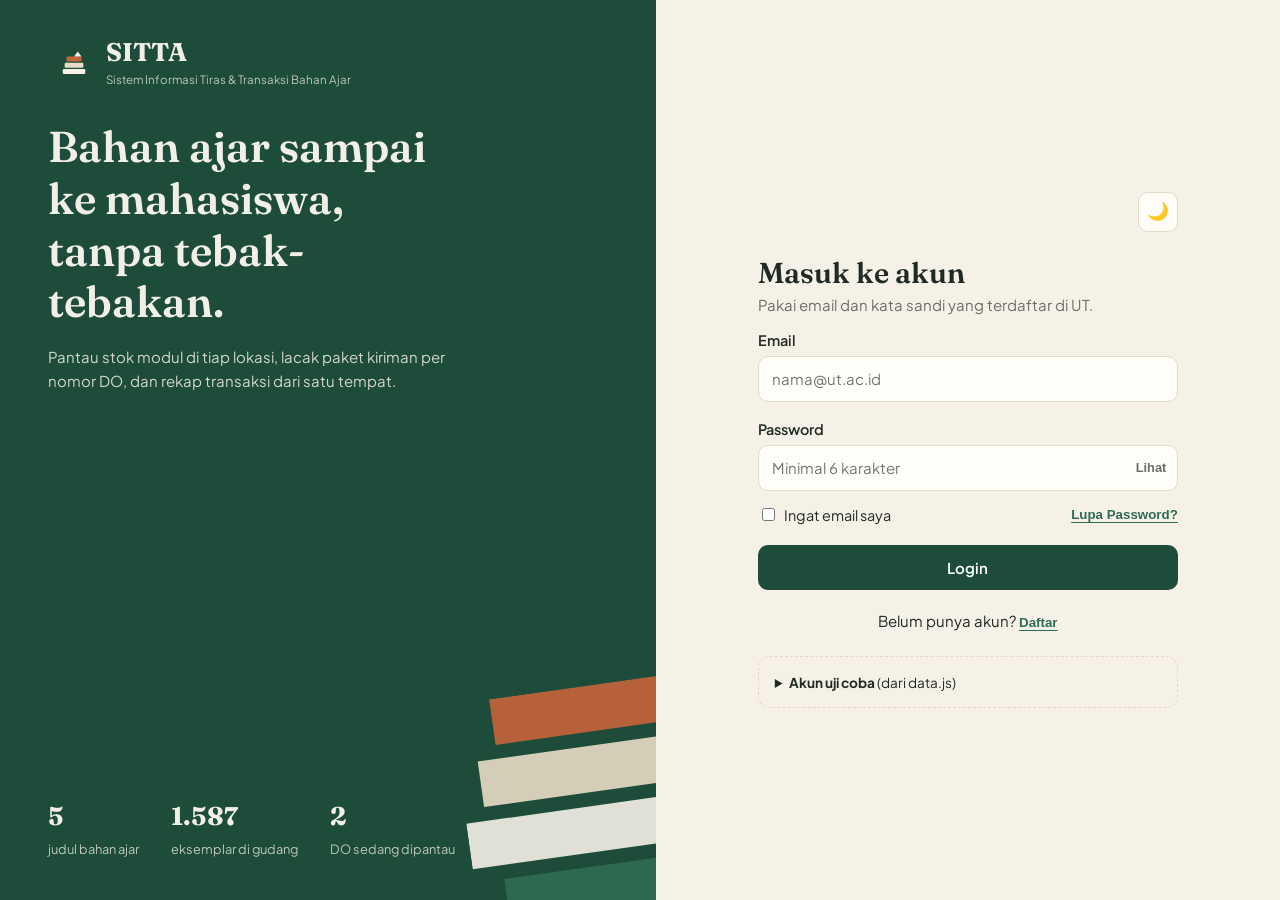
<file: index.html>
<!DOCTYPE html>
<html lang="id">
<head>
  <meta charset="UTF-8">
  <meta name="viewport" content="width=device-width, initial-scale=1.0">
  <meta name="description" content="Masuk ke SITTA, aplikasi pemesanan dan distribusi bahan ajar Universitas Terbuka.">
  <title>Masuk | SITTA</title>
  <link rel="icon" href="assets/logo-sitta.svg" type="image/svg+xml">
  <link rel="preconnect" href="https://fonts.googleapis.com">
  <link rel="preconnect" href="https://fonts.gstatic.com" crossorigin>
  <link rel="stylesheet" href="https://fonts.googleapis.com/css2?family=Fraunces:opsz,wght@9..144,600&family=Plus+Jakarta+Sans:wght@400;500;600;700&display=swap">
  <link rel="stylesheet" href="css/style.css">

  <!-- CSS internal: khusus tata letak halaman login -->
  <style>
    .login-page {
      min-height: 100vh;
      display: grid;
      grid-template-columns: 1.05fr 1fr;
    }
    .login-aside {
      position: relative;
      overflow: hidden;
      display: flex;
      flex-direction: column;
      justify-content: space-between;
      padding: 2.5rem 3rem;
      background: var(--forest);
      color: #f2efe6;
    }
    .login-aside::after {
      /* tumpukan "buku" dekoratif di pojok kanan bawah */
      content: "";
      position: absolute;
      right: -150px;
      bottom: -40px;
      width: 340px;
      height: 260px;
      background:
        linear-gradient(var(--clay), var(--clay)) 40px 0 / 220px 46px no-repeat,
        linear-gradient(#e8dcc6, #e8dcc6) 20px 60px / 260px 46px no-repeat,
        linear-gradient(#f6f1e7, #f6f1e7) 0 120px / 300px 46px no-repeat,
        linear-gradient(#2f6b52, #2f6b52) 30px 180px / 280px 46px no-repeat;
      border-radius: 6px;
      opacity: .9;
      transform: rotate(-8deg);
    }
    [data-theme="dark"] .login-aside { background: #0e1411; }
    .login-aside .brand strong { font-size: 1.6rem; }
    .login-aside h1 { font-size: clamp(1.9rem, 3.4vw, 2.7rem); max-width: 14ch; margin-top: 2rem; }
    .login-aside p { max-width: 40ch; opacity: .85; }
    .login-aside .facts { display: flex; gap: 2rem; margin-top: 1.5rem; position: relative; z-index: 1; }
    .login-aside .facts b { display: block; font-family: var(--font-head); font-size: 1.6rem; }
    .login-aside .facts span { font-size: .8rem; opacity: .75; }

    .login-main { display: grid; place-items: center; padding: 2rem 1.25rem; }
    .login-card { width: min(420px, 100%); }
    .login-card .top-actions { display: flex; justify-content: flex-end; margin-bottom: 1.5rem; }
    .login-card .row-between { display: flex; justify-content: space-between; align-items: center; margin: -.2rem 0 1.2rem; }
    .demo-box { margin-top: 1.5rem; padding: .9rem 1rem; border: 1px dashed var(--line); border-radius: 12px; font-size: .85rem; }
    .demo-box code { background: var(--sand); padding: .1em .4em; border-radius: 6px; font-size: .82rem; }
    .lock-note { color: var(--danger); font-size: .85rem; margin-top: .6rem; }
    .shake { animation: shake .4s; }
    @keyframes shake {
      20%, 60% { transform: translateX(-6px); }
      40%, 80% { transform: translateX(6px); }
    }

    @media (max-width: 860px) {
      .login-page { grid-template-columns: 1fr; }
      .login-aside { padding: 1.6rem 1.4rem 2rem; }
      .login-aside::after, .login-aside .facts { display: none; }
      .login-aside h1 { margin-top: 1rem; }
    }
  </style>

  <script src="js/data.js" defer></script>
  <script src="js/script.js" defer></script>
</head>
<body data-page="login">
  <div class="login-page">
    <aside class="login-aside" aria-label="Tentang SITTA">
      <div>
        <a class="brand" href="index.html">
          <img src="assets/logo-sitta.svg" alt="" width="44" height="44">
          <div>
            <strong>SITTA</strong>
            <span>Sistem Informasi Tiras &amp; Transaksi Bahan Ajar</span>
          </div>
        </a>
        <h1>Bahan ajar sampai ke mahasiswa, tanpa tebak-tebakan.</h1>
        <p>Pantau stok modul di tiap lokasi, lacak paket kiriman per nomor DO, dan rekap transaksi dari satu tempat.</p>
      </div>
      <div class="facts" id="loginFacts">
        <!-- angka diisi oleh JavaScript dari data.js -->
      </div>
    </aside>

    <main class="login-main">
      <section class="login-card" aria-labelledby="loginTitle">
        <div class="top-actions">
          <button type="button" class="icon-btn" data-theme-toggle aria-label="Ganti mode terang/gelap">🌙</button>
        </div>

        <h2 id="loginTitle" style="font-size: 1.8rem; margin-bottom: .2rem;">Masuk ke akun</h2>
        <p class="muted">Pakai email dan kata sandi yang terdaftar di UT.</p>

        <form id="loginForm" novalidate>
          <div class="field">
            <label for="loginEmail">Email</label>
            <input class="input" type="email" id="loginEmail" name="email" autocomplete="username" placeholder="nama@ut.ac.id" aria-describedby="loginEmailErr">
            <p class="error-msg" id="loginEmailErr" role="alert"></p>
          </div>

          <div class="field">
            <label for="loginPass">Password</label>
            <div class="input-group">
              <input class="input" type="password" id="loginPass" name="password" autocomplete="current-password" placeholder="Minimal 6 karakter" aria-describedby="loginPassErr">
              <button type="button" class="toggle-pass" data-toggle-pass="loginPass" aria-label="Tampilkan password">Lihat</button>
            </div>
            <p class="error-msg" id="loginPassErr" role="alert"></p>
          </div>

          <div class="row-between">
            <label class="check"><input type="checkbox" id="rememberEmail"> Ingat email saya</label>
            <button type="button" class="btn-link" data-open-modal="modalLupa">Lupa Password?</button>
          </div>

          <button type="submit" class="btn btn-primary btn-block" id="btnLogin">Login</button>
          <p class="lock-note" id="lockNote" hidden></p>
        </form>

        <p style="text-align: center; margin-top: 1.2rem;">
          Belum punya akun?
          <button type="button" class="btn-link" data-open-modal="modalDaftar">Daftar</button>
        </p>

        <details class="demo-box">
          <summary><strong>Akun uji coba</strong> (dari data.js)</summary>
          <p class="small muted" style="margin: .6rem 0 .3rem;">Klik salah satu untuk mengisi form otomatis.</p>
          <ul id="demoAccounts" style="margin: 0; padding-left: 1.1rem;"></ul>
        </details>
      </section>
    </main>
  </div>

  <!-- Modal: Lupa Password -->
  <div class="modal" id="modalLupa" role="dialog" aria-modal="true" aria-labelledby="lupaTitle" hidden>
    <div class="modal-box">
      <div class="modal-head">
        <div>
          <h2 id="lupaTitle">Lupa password</h2>
          <p class="muted small" style="margin: .3rem 0 0;">Masukkan email akunmu. Kami kirim tautan untuk membuat password baru.</p>
        </div>
        <button type="button" class="modal-close" data-close-modal aria-label="Tutup">&times;</button>
      </div>
      <form id="lupaForm" novalidate>
        <div class="field">
          <label for="lupaEmail">Email terdaftar</label>
          <input class="input" type="email" id="lupaEmail" placeholder="nama@ut.ac.id" aria-describedby="lupaEmailErr">
          <p class="error-msg" id="lupaEmailErr" role="alert"></p>
        </div>
        <div id="lupaResult" hidden></div>
        <div class="modal-actions">
          <button type="button" class="btn btn-ghost" data-close-modal>Batal</button>
          <button type="submit" class="btn btn-primary">Kirim tautan</button>
        </div>
      </form>
    </div>
  </div>

  <!-- Modal: Daftar akun baru -->
  <div class="modal" id="modalDaftar" role="dialog" aria-modal="true" aria-labelledby="daftarTitle" hidden>
    <div class="modal-box wide">
      <div class="modal-head">
        <div>
          <h2 id="daftarTitle">Daftar akun</h2>
          <p class="muted small" style="margin: .3rem 0 0;">Akun baru tersimpan di browser ini (localStorage), jadi bisa langsung dipakai untuk login.</p>
        </div>
        <button type="button" class="modal-close" data-close-modal aria-label="Tutup">&times;</button>
      </div>
      <form id="daftarForm" novalidate>
        <div class="field">
          <label for="regNama">Nama lengkap</label>
          <input class="input" type="text" id="regNama" autocomplete="name" aria-describedby="regNamaErr">
          <p class="error-msg" id="regNamaErr" role="alert"></p>
        </div>
        <div class="form-row">
          <div class="field">
            <label for="regEmail">Email</label>
            <input class="input" type="email" id="regEmail" autocomplete="email" placeholder="nama@ut.ac.id" aria-describedby="regEmailErr">
            <p class="error-msg" id="regEmailErr" role="alert"></p>
          </div>
          <div class="field">
            <label for="regRole">Peran</label>
            <select class="input" id="regRole" aria-describedby="regRoleErr">
              <option value="">Pilih peran</option>
              <option>UPBJJ-UT</option>
              <option>Puslaba</option>
              <option>Fakultas</option>
            </select>
            <p class="error-msg" id="regRoleErr" role="alert"></p>
          </div>
        </div>
        <div class="field">
          <label for="regLokasi">Lokasi / unit kerja</label>
          <input class="input" type="text" id="regLokasi" placeholder="contoh: UPBJJ Surabaya" aria-describedby="regLokasiErr">
          <p class="error-msg" id="regLokasiErr" role="alert"></p>
        </div>
        <div class="form-row">
          <div class="field">
            <label for="regPass">Password</label>
            <div class="input-group">
              <input class="input" type="password" id="regPass" autocomplete="new-password" aria-describedby="regPassErr regPassHint">
              <button type="button" class="toggle-pass" data-toggle-pass="regPass" aria-label="Tampilkan password">Lihat</button>
            </div>
            <span class="hint" id="regPassHint">Min. 6 karakter, ada huruf dan angka.</span>
            <p class="error-msg" id="regPassErr" role="alert"></p>
          </div>
          <div class="field">
            <label for="regPass2">Ulangi password</label>
            <input class="input" type="password" id="regPass2" autocomplete="new-password" aria-describedby="regPass2Err">
            <p class="error-msg" id="regPass2Err" role="alert"></p>
          </div>
        </div>
        <div class="modal-actions">
          <button type="button" class="btn btn-ghost" data-close-modal>Batal</button>
          <button type="submit" class="btn btn-accent">Buat akun</button>
        </div>
      </form>
    </div>
  </div>

  <div class="toast-stack" id="toastStack" aria-live="polite"></div>
</body>
</html>
</file>
<file: css/style.css>
/* =========================================================
   SITTA Praktik - stylesheet utama (external CSS)
   Dipakai oleh semua halaman. Aturan khusus satu halaman
   ditaruh di <style> internal halaman tersebut.
   ========================================================= */

/* ---------- 1. Variabel tema ---------- */
:root {
  --paper: #f6f1e7;
  --card: #fffdf8;
  --ink: #1f2a24;
  --muted: #6b6f68;
  --line: #e3d9c6;
  --forest: #1d4d3a;
  --forest-2: #2f6b52;
  --forest-soft: #e3eee7;
  --clay: #c8643b;
  --clay-soft: #f7e3d8;
  --sand: #e8dcc6;
  --ok: #2f7d4f;
  --warn: #b7791f;
  --danger: #b8412f;
  --danger-soft: #f8e1dc;
  --radius: 14px;
  --shadow: 0 1px 2px rgba(31, 42, 36, .06), 0 8px 24px rgba(31, 42, 36, .07);
  --font-body: "Plus Jakarta Sans", "Segoe UI", system-ui, -apple-system, sans-serif;
  --font-head: "Fraunces", Georgia, "Times New Roman", serif;
  --sidebar-w: 248px;
}

/* Mode gelap: hanya warna yang diganti, layout tetap */
[data-theme="dark"] {
  --paper: #121815;
  --card: #1a221e;
  --ink: #e9e4d8;
  --muted: #9aa39c;
  --line: #2c3832;
  --forest: #5fae8a;
  --forest-2: #7cc3a1;
  --forest-soft: #213129;
  --clay: #e08a5f;
  --clay-soft: #3a2a22;
  --sand: #2c3832;
  --danger-soft: #3b2420;
  --shadow: 0 1px 2px rgba(0, 0, 0, .3), 0 8px 24px rgba(0, 0, 0, .25);
  color-scheme: dark;
}

/* ---------- 2. Dasar ---------- */
*, *::before, *::after { box-sizing: border-box; }

html { scroll-behavior: smooth; }

body {
  margin: 0;
  font-family: var(--font-body);
  font-size: 15px;
  line-height: 1.55;
  color: var(--ink);
  background: var(--paper);
  transition: background .25s, color .25s;
}

h1, h2, h3 { font-family: var(--font-head); font-weight: 600; line-height: 1.2; margin: 0 0 .4em; }
h1 { font-size: clamp(1.6rem, 3vw, 2.1rem); }
h2 { font-size: 1.35rem; }
h3 { font-size: 1.1rem; }
p { margin: 0 0 .8em; }
a { color: var(--forest-2); }
img { max-width: 100%; display: block; }
/* atribut hidden harus menang dari aturan display di atas */
[hidden] { display: none !important; }

.muted { color: var(--muted); }
.small { font-size: .85rem; }
.sr-only {
  position: absolute; width: 1px; height: 1px; padding: 0; margin: -1px;
  overflow: hidden; clip: rect(0 0 0 0); white-space: nowrap; border: 0;
}

:focus-visible { outline: 3px solid var(--clay); outline-offset: 2px; }

/* ---------- 3. Tombol ---------- */
.btn {
  display: inline-flex; align-items: center; justify-content: center; gap: .45em;
  padding: .65em 1.15em;
  border: 1px solid transparent;
  border-radius: 10px;
  font: inherit; font-weight: 600;
  cursor: pointer;
  text-decoration: none;
  transition: transform .12s, background .2s, box-shadow .2s, opacity .2s;
}
.btn:active { transform: translateY(1px); }
.btn:disabled { opacity: .55; cursor: not-allowed; }
.btn-primary { background: var(--forest); color: #fff; }
[data-theme="dark"] .btn-primary { color: #0d1411; }
.btn-primary:hover:not(:disabled) { background: var(--forest-2); }
.btn-accent { background: var(--clay); color: #fff; }
.btn-accent:hover:not(:disabled) { filter: brightness(1.07); }
.btn-ghost { background: transparent; color: var(--ink); border-color: var(--line); }
.btn-ghost:hover { background: var(--sand); }
.btn-danger { background: var(--danger); color: #fff; }
.btn-link { background: none; border: 0; padding: 0; color: var(--forest-2); font-weight: 600; text-decoration: underline; text-underline-offset: 3px; }
.btn-sm { padding: .4em .75em; font-size: .85rem; border-radius: 8px; }
.btn-block { width: 100%; }
.icon-btn {
  width: 40px; height: 40px; border-radius: 10px;
  display: inline-grid; place-items: center;
  background: var(--card); border: 1px solid var(--line); color: var(--ink);
  cursor: pointer; font-size: 1.1rem;
}
.icon-btn:hover { background: var(--sand); }

/* ---------- 4. Form ---------- */
.field { display: grid; gap: .3em; margin-bottom: 1rem; align-content: start; }
.field label { font-weight: 600; font-size: .9rem; }
.field .hint { font-size: .8rem; color: var(--muted); }
.input, select.input, textarea.input {
  width: 100%;
  padding: .7em .85em;
  border: 1.5px solid var(--line);
  border-radius: 10px;
  background: var(--card);
  color: var(--ink);
  font: inherit;
  transition: border-color .2s, box-shadow .2s;
}
.input:focus { outline: none; border-color: var(--forest-2); box-shadow: 0 0 0 4px var(--forest-soft); }
.input[aria-invalid="true"] { border-color: var(--danger); box-shadow: 0 0 0 4px var(--danger-soft); }
.error-msg { color: var(--danger); font-size: .82rem; min-height: 0; }
.error-msg:empty { display: none; }
.input-group { position: relative; }
.input-group .input { padding-right: 3rem; }
.input-group .toggle-pass {
  position: absolute; right: .4rem; top: 50%; transform: translateY(-50%);
  background: none; border: 0; cursor: pointer; color: var(--muted); font-size: .8rem; font-weight: 600;
  padding: .4em;
}
.form-row { display: grid; grid-template-columns: 1fr 1fr; gap: 0 1rem; }
.check { display: inline-flex; align-items: center; gap: .45em; font-size: .9rem; cursor: pointer; }

/* ---------- 5. Kartu & badge ---------- */
.card {
  background: var(--card);
  border: 1px solid var(--line);
  border-radius: var(--radius);
  padding: 1.25rem 1.4rem;
  box-shadow: var(--shadow);
}
.card-head { display: flex; align-items: center; justify-content: space-between; gap: 1rem; flex-wrap: wrap; margin-bottom: 1rem; }
.card-head h2, .card-head h3 { margin: 0; }

.badge {
  display: inline-flex; align-items: center; gap: .35em;
  padding: .2em .65em; border-radius: 999px;
  font-size: .78rem; font-weight: 700; letter-spacing: .01em;
  background: var(--sand); color: var(--ink);
  white-space: nowrap;
}
.badge-ok { background: var(--forest-soft); color: var(--ok); }
.badge-warn { background: #fbefd5; color: var(--warn); }
.badge-danger { background: var(--danger-soft); color: var(--danger); }
.badge-clay { background: var(--clay-soft); color: var(--clay); }
[data-theme="dark"] .badge-warn { background: #3a3020; }

/* ---------- 6. Statistik ---------- */
.stats { display: grid; grid-template-columns: repeat(auto-fit, minmax(170px, 1fr)); gap: 1rem; }
.stat { padding: 1rem 1.2rem; }
.stat .label { font-size: .8rem; color: var(--muted); text-transform: uppercase; letter-spacing: .06em; }
.stat .value { font-family: var(--font-head); font-size: 1.9rem; font-weight: 600; line-height: 1.1; margin-top: .2em; }

/* ---------- 7. Tabel ---------- */
.table-wrap { overflow-x: auto; border-radius: 10px; border: 1px solid var(--line); }
table.table { width: 100%; border-collapse: collapse; min-width: 640px; }
.table th, .table td { padding: .75em .9em; text-align: left; border-bottom: 1px solid var(--line); vertical-align: middle; }
.table thead th {
  background: var(--forest-soft); color: var(--forest);
  font-size: .78rem; text-transform: uppercase; letter-spacing: .06em;
  position: sticky; top: 0;
}
.table tbody tr:last-child td { border-bottom: 0; }
.table tbody tr:hover { background: color-mix(in srgb, var(--sand) 45%, transparent); }
.table .num { text-align: right; font-variant-numeric: tabular-nums; }
.table caption { caption-side: bottom; padding: .6em; font-size: .8rem; color: var(--muted); text-align: left; }
.row-new { animation: flash 2.2s ease-out; }
@keyframes flash { 0%, 30% { background: var(--clay-soft); } 100% { background: transparent; } }

/* ---------- 8. Progress bar ---------- */
.progress { height: 10px; background: var(--sand); border-radius: 999px; overflow: hidden; }
.progress > span { display: block; height: 100%; background: linear-gradient(90deg, var(--forest-2), var(--clay)); border-radius: inherit; transition: width .8s ease; }

/* ---------- 9. Modal ---------- */
.modal {
  position: fixed; inset: 0; z-index: 50;
  display: grid; place-items: center;
  padding: 1rem;
  background: rgba(18, 24, 21, .55);
  backdrop-filter: blur(3px);
  opacity: 0; visibility: hidden;
  transition: opacity .2s, visibility .2s;
}
.modal.open { opacity: 1; visibility: visible; }
.modal-box {
  width: min(480px, 100%);
  max-height: calc(100vh - 2rem);
  overflow-y: auto;
  background: var(--card);
  border-radius: 18px;
  padding: 1.5rem 1.6rem;
  box-shadow: 0 20px 60px rgba(0, 0, 0, .3);
  transform: translateY(14px) scale(.98);
  transition: transform .22s;
}
.modal.open .modal-box { transform: none; }
.modal-box.wide { width: min(720px, 100%); }
.modal-head { display: flex; justify-content: space-between; align-items: start; gap: 1rem; margin-bottom: 1rem; }
.modal-head h2 { margin: 0; }
.modal-close { background: none; border: 0; font-size: 1.5rem; line-height: 1; cursor: pointer; color: var(--muted); padding: 0 .2em; }
.modal-actions { display: flex; justify-content: flex-end; gap: .6rem; margin-top: 1.2rem; flex-wrap: wrap; }
body.modal-open { overflow: hidden; }

/* ---------- 10. Toast ---------- */
.toast-stack {
  position: fixed; right: 1rem; bottom: 1rem; z-index: 60;
  display: grid; gap: .5rem; width: min(360px, calc(100vw - 2rem));
}
.toast {
  display: flex; gap: .7rem; align-items: start;
  padding: .85rem 1rem;
  background: var(--card); color: var(--ink);
  border: 1px solid var(--line); border-left: 5px solid var(--forest-2);
  border-radius: 12px; box-shadow: var(--shadow);
  animation: toast-in .25s ease-out;
}
.toast.error { border-left-color: var(--danger); }
.toast.warn { border-left-color: var(--warn); }
.toast.hide { animation: toast-out .25s ease-in forwards; }
@keyframes toast-in { from { opacity: 0; transform: translateX(30px); } }
@keyframes toast-out { to { opacity: 0; transform: translateX(30px); } }

/* ---------- 11. App shell (sidebar + topbar) ---------- */
.app { display: grid; grid-template-columns: var(--sidebar-w) 1fr; min-height: 100vh; }

.sidebar {
  position: sticky; top: 0; height: 100vh;
  display: flex; flex-direction: column; gap: 1.2rem;
  padding: 1.3rem 1rem;
  background: var(--forest);
  color: #eef3ef;
  overflow-y: auto;
}
[data-theme="dark"] .sidebar { background: #0e1411; border-right: 1px solid var(--line); }
.brand { display: flex; align-items: center; gap: .7rem; text-decoration: none; color: inherit; padding: 0 .4rem; }
.brand img { width: 40px; height: 40px; }
.brand strong { font-family: var(--font-head); font-size: 1.35rem; display: block; line-height: 1; }
.brand span { font-size: .72rem; opacity: .75; }

.nav { display: grid; gap: .2rem; }
.nav-label { font-size: .7rem; text-transform: uppercase; letter-spacing: .12em; opacity: .55; padding: .9rem .75rem .3rem; }
.nav a, .nav summary {
  display: flex; align-items: center; gap: .7rem;
  padding: .62rem .75rem;
  border-radius: 10px;
  color: inherit; text-decoration: none; font-weight: 500;
  cursor: pointer; list-style: none;
}
.nav summary::-webkit-details-marker { display: none; }
.nav summary::after { content: "▸"; margin-left: auto; transition: transform .2s; opacity: .7; }
.nav details[open] summary::after { transform: rotate(90deg); }
.nav a:hover, .nav summary:hover { background: rgba(255, 255, 255, .09); }
.nav a[aria-current="page"] { background: var(--paper); color: var(--forest); font-weight: 700; }
[data-theme="dark"] .nav a[aria-current="page"] { background: var(--forest-soft); color: var(--forest-2); }
.nav .sub { display: grid; gap: .1rem; padding: .2rem 0 .3rem 1.9rem; }
.nav .sub a { font-size: .92rem; padding: .45rem .7rem; opacity: .9; }
.nav .ico { width: 1.3em; text-align: center; }

.sidebar-foot { margin-top: auto; font-size: .75rem; opacity: .6; padding: 0 .4rem; }

.topbar {
  position: sticky; top: 0; z-index: 20;
  display: flex; align-items: center; gap: .8rem;
  padding: .8rem 1.6rem;
  background: color-mix(in srgb, var(--paper) 88%, transparent);
  backdrop-filter: blur(8px);
  border-bottom: 1px solid var(--line);
}
.topbar .page-title { font-family: var(--font-head); font-size: 1.15rem; font-weight: 600; margin: 0; }
.topbar .spacer { flex: 1; }
.clock { font-variant-numeric: tabular-nums; font-size: .88rem; color: var(--muted); }
.user-chip { display: flex; align-items: center; gap: .55rem; padding: .3rem .7rem .3rem .3rem; border: 1px solid var(--line); border-radius: 999px; background: var(--card); }
.avatar {
  width: 32px; height: 32px; border-radius: 50%;
  display: grid; place-items: center;
  background: var(--clay); color: #fff; font-weight: 700; font-size: .85rem;
}
.user-chip .who { line-height: 1.15; }
.user-chip .who b { display: block; font-size: .85rem; }
.user-chip .who small { color: var(--muted); font-size: .72rem; }
.menu-toggle { display: none; }

.main { min-width: 0; display: flex; flex-direction: column; }
.kode { font-family: ui-monospace, Consolas, monospace; font-size: .85rem; }

.content { padding: 1.6rem; display: grid; gap: 1.4rem; align-content: start; max-width: 1200px; width: 100%; }
.page-foot { padding: 1rem 1.6rem 2rem; font-size: .8rem; color: var(--muted); }

/* ---------- 12. Responsif ---------- */
@media (max-width: 900px) {
  .app { grid-template-columns: 1fr; }
  .sidebar {
    position: fixed; left: 0; top: 0; bottom: 0; z-index: 40;
    width: var(--sidebar-w);
    transform: translateX(-100%);
    transition: transform .25s;
  }
  body.nav-open .sidebar { transform: none; box-shadow: 0 0 0 100vmax rgba(0, 0, 0, .4); }
  .menu-toggle { display: inline-grid; }
  .user-chip .who, .clock { display: none; }
  .content { padding: 1.1rem; }
  .topbar { padding: .7rem 1rem; }
}
@media (max-width: 560px) {
  .form-row { grid-template-columns: 1fr; }
  .modal-box { padding: 1.2rem; }
}

@media (prefers-reduced-motion: reduce) {
  *, *::before, *::after { animation-duration: .01ms !important; transition-duration: .01ms !important; }
}
</file>
